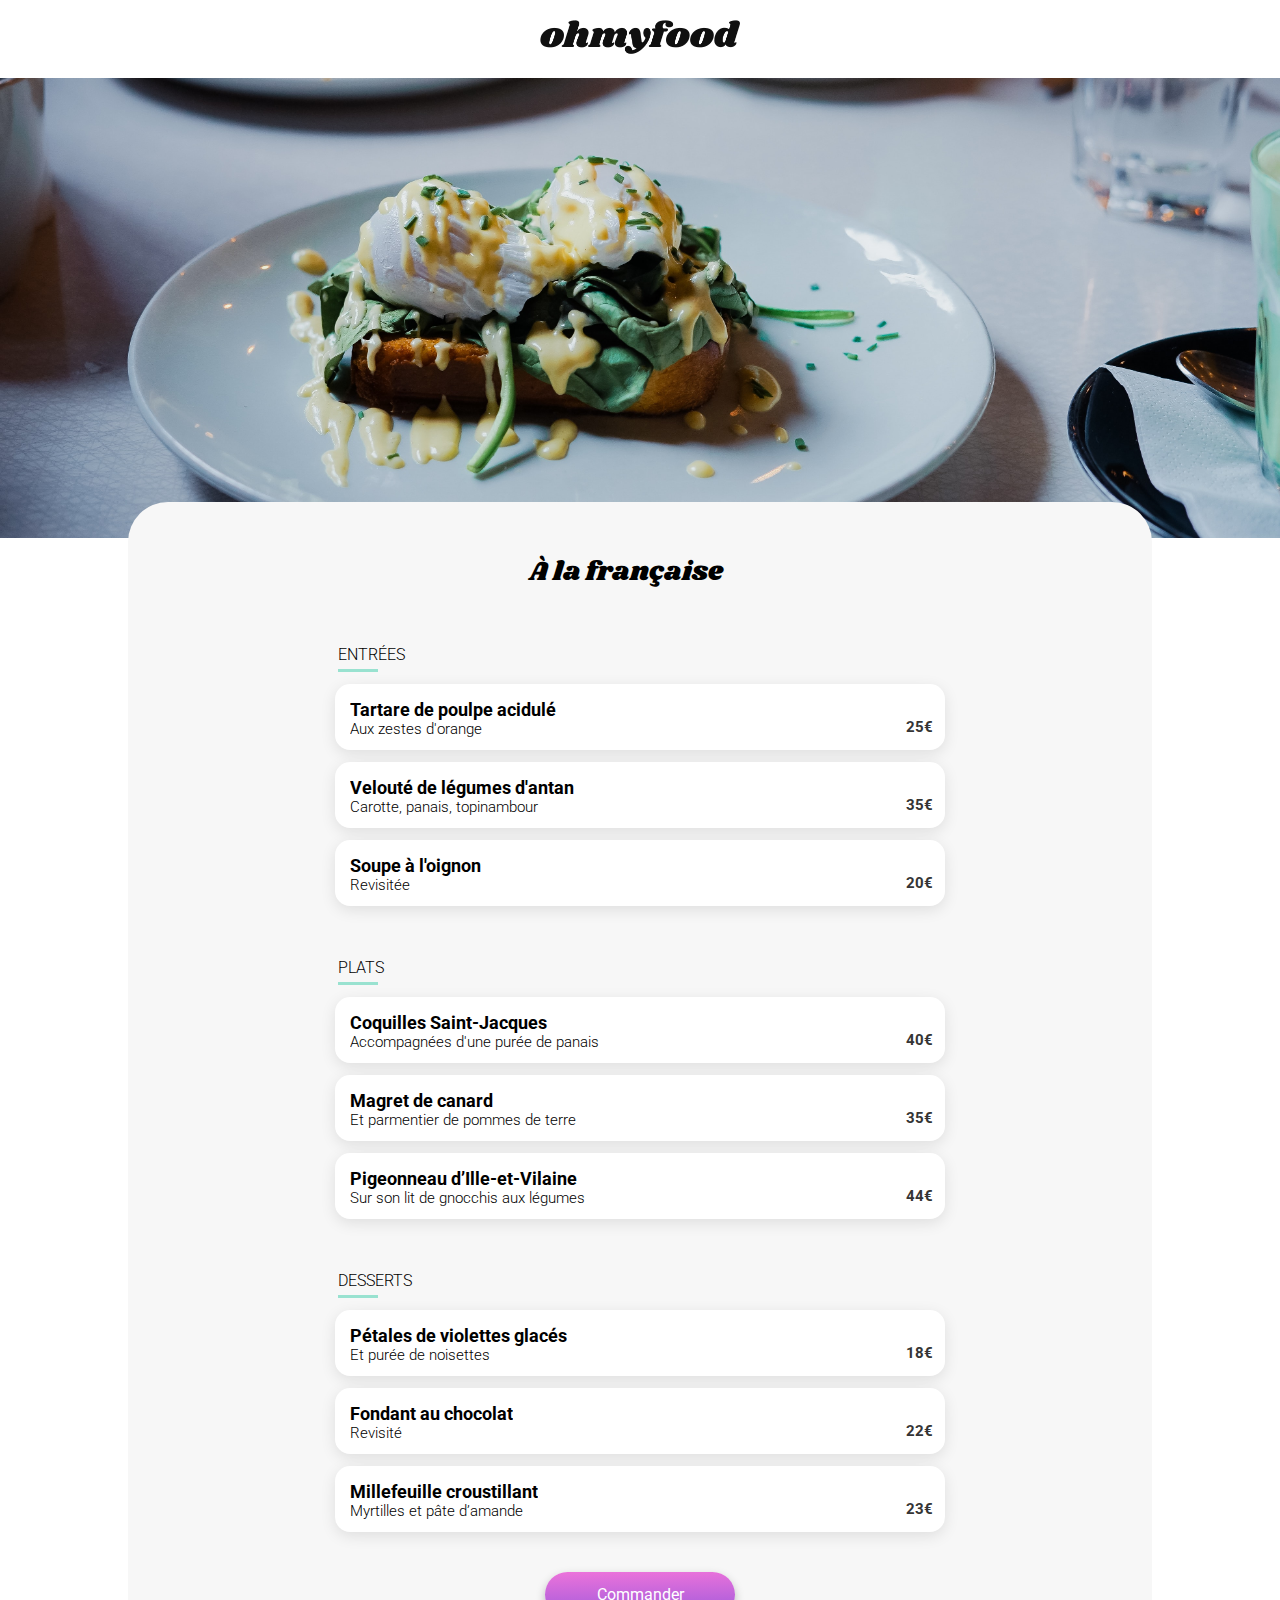
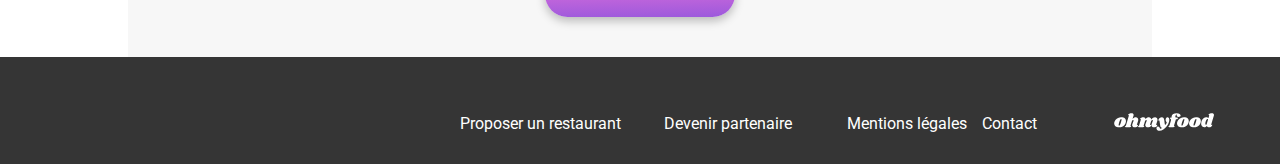
<file: restaurant_page/A_la_française.html>
<!DOCTYPE html>
<html lang="fr">
<head>
    <meta charset="UTF-8">
    <meta http-equiv="X-UA-Compatible" content="IE=edge">
    <meta name="viewport" content="width=device-width, initial-scale=1.0">
    <link rel="stylesheet" href="./../css/restaurants.css">
    <link rel="stylesheet" href="https://cdnjs.cloudflare.com/ajax/libs/font-awesome/6.2.1/css/all.min.css"
        integrity="sha512-MV7K8+y+gLIBoVD59lQIYicR65iaqukzvf/nwasF0nqhPay5w/9lJmVM2hMDcnK1OnMGCdVK+iQrJ7lzPJQd1w=="
        crossorigin="anonymous" referrerpolicy="no-referrer">
    <link rel="preconnect" href="https://fonts.googleapis.com">
    <link rel="preconnect" href="https://fonts.gstatic.com" crossorigin>
    <link href="https://fonts.googleapis.com/css2?family=Roboto&family=Shrikhand&display=swap" rel="stylesheet">
    <title>ohmyfood | À la française</title>
</head>
    <body>
        <div class="main__container">
             <header> 
                <div class="arrow">
                    <a href="./../index.html"><i class="fa-solid fa-arrow-left arrow__icon"></i></a>

                </div>
                <div class="logo">
                    <img src="./../images/Logo/ohmyfood.png" class="logo__img" alt="logo de la marque ohmyfood">
                </div>
            </header>
            <main>
                <div class="restaurant">
                    <img src="./../images/restaurants/toa-heftiba-DQKerTsQwi0-unsplash.jpg" class="restaurant__img restaurant__positionnement--70" alt="photo plat du restaurant La palette du goût">
                </div>
            
                <div class="all">
                    <div class="all__card">
                        <div class="all__title">
                            <h1 class="all__h1">À la française</h1>
                                <i class="fa-regular fa-heart all__icon--empty"></i>
                                <i class="fa-solid fa-heart all__icon--full"></i> 
                        </div> 
                        
                        <!-- ENTREE DU MENU-->
                        <div class="menu">
                            <div class="menu__entry">
                                <h2 class="menu__h2 menu__h2--underbar">Entrées</h2>
                                <div class="menu__content">
                                    <div class="menu__txt">
                                        <h3 class="menu__h3">Tartare de poulpe acidulé</h3>
                                        <p class="menu__paragraph">Aux zestes d'orange</p>
                                    </div>
                                        <span class="menu__price">25€</span>     
                                </div>
                            
                                <div class="menu__content">
                                    <div class="menu__txt">
                                        <h3 class="menu__h3">Velouté de légumes d'antan</h3>
                                        <p class="menu__paragraph">Carotte, panais, topinambour</p>
                                    </div>                                        
                                        <span class="menu__price">35€</span>        
                                </div>

                                <div class="menu__content menu__margin--btm">
                                    <div class="menu__txt">
                                        <h3 class="menu__h3">Soupe à l'oignon</h3>
                                        <p class="menu__paragraph">Revisitée</p>
                                    </div>
                                        <span class="menu__price">20€</span>
                                </div>
                            </div>
                        </div>

                            <!-- PLATS DU MENU-->
                            
                            <div class="menu">
                                <div class="menu__dish">
                                    <h2 class="menu__h2 menu__h2--underbar">Plats</h2>
                                        <div class="menu__content">
                                            <div class="menu__txt">
                                                <h3 class="menu__h3">Coquilles Saint-Jacques</h3>
                                                <p class="menu__paragraph">Accompagnées d'une purée de panais</p>
                                            </div>
                                                <span class="menu__price">40€</span>                                           
                                        </div>

                                    <div class="menu__content">
                                        <div class="menu__txt">
                                            <h3 class="menu__h3">Magret de canard</h3>
                                            <p class="menu__paragraph">Et parmentier de pommes de terre</p>
                                        </div>
                                            <span class="menu__price">35€</span>                                       
                                    </div>

                                    <div class="menu__content menu__margin--btm">
                                        <div class="menu__txt">
                                            <h3 class="menu__h3">Pigeonneau d’Ille-et-Vilaine</h3>
                                            <p class="menu__paragraph">Sur son lit de gnocchis aux légumes</p>
                                        </div>                                       
                                            <span class="menu__price">44€</span>
                                    </div>
                                </div>
                            </div>
                                <!-- DESSERTS DU MENU-->
                                <div class="menu">
                                    <div class="menu__dessert">
                                        <h2 class="menu__h2 menu__h2--underbar">Desserts</h2>
                                    <div class="menu__content">
                                        <div class="menu__txt">
                                            <h3 class="menu__h3">Pétales de violettes glacés</h3>
                                            <p class="menu__paragraph">Et purée de noisettes</p>
                                        </div>                                       
                                            <span class="menu__price">18€</span>                                       
                                    </div>

                                        <div class="menu__content">
                                            <div class="menu__txt">
                                                <h3 class="menu__h3">Fondant au chocolat</h3>
                                                <p class="menu__paragraph">Revisité</p>
                                            </div>                                           
                                                <span class="menu__price">22€</span>                                           
                                        </div>

                                    <div class="menu__content menu__margin--btm">
                                        <div class="menu__txt">
                                            <h3 class="menu__h3">Millefeuille croustillant</h3>
                                            <p class="menu__paragraph">Myrtilles et pâte d’amande</p>
                                        </div>                                       
                                            <span class="menu__price">23€</span>                                       
                                    </div> 

                                    <div class="btn">
                                        <div class="btn__order">
                                            <span>Commander</span>
                                        </div>
                                    </div>
                                </div>
                            </div>
                        </div>
                </div>
            </main>
            
            <footer>
                <div class="contact">
                    <img src="../images/Logo/ohmyfood.svg" class="contact__logo" alt="logo de la marque ohmyfood au niveau du footer du site">
                        
                        <div class="contact__link">
                            <ul class="contact__ul">
                                <li><i class="fa-solid fa-utensils contact__icon"></i><a href="#">Proposer un restaurant</a></li>
                                <li><i class="fa-solid fa-handshake-angle contact__icon"></i><a href="#">Devenir partenaire</a></li>
                                <li><a href="#" class="contact__link__a--">Mentions légales</a></li>
                                <li><a href="mailto:ohmyfood@gmail.com">Contact </a></li>
                            </ul>
                        </div>
                    </div>
            </footer>
        </div>
    </body>
</html>
</file>
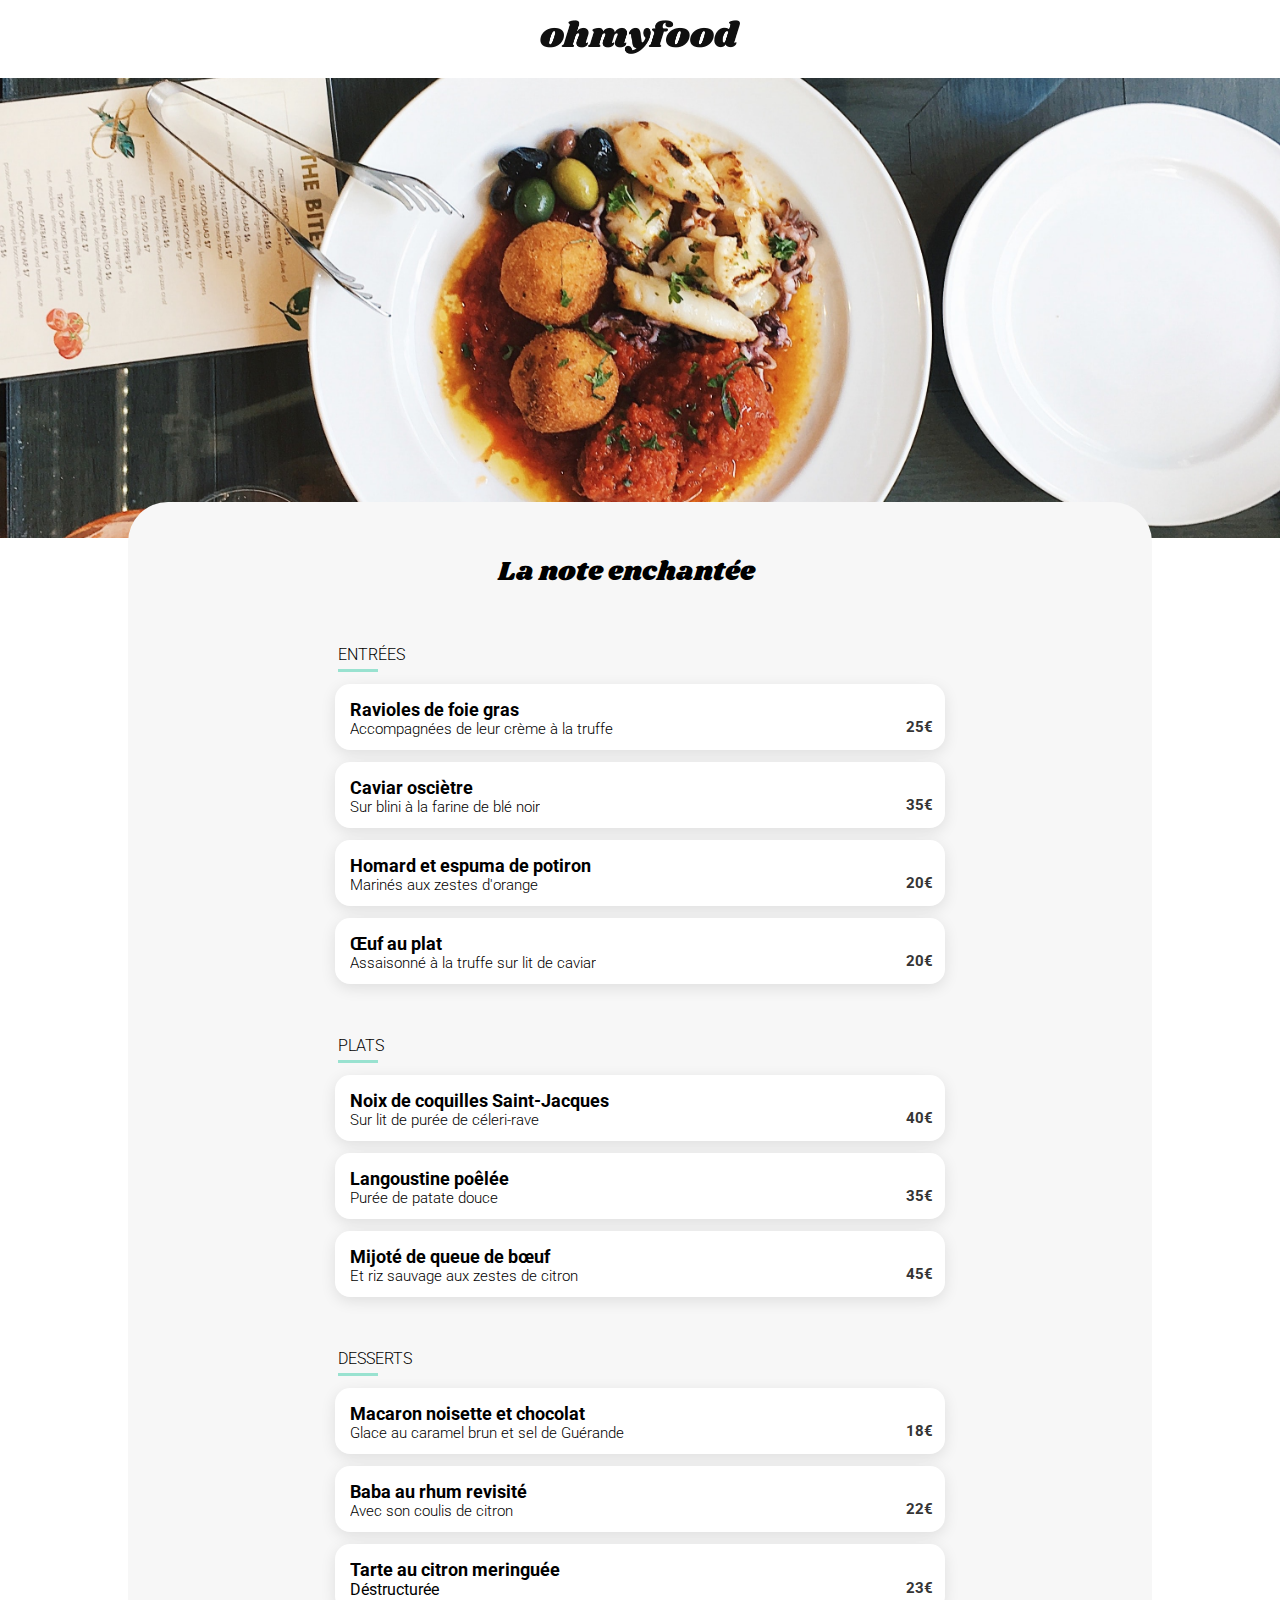
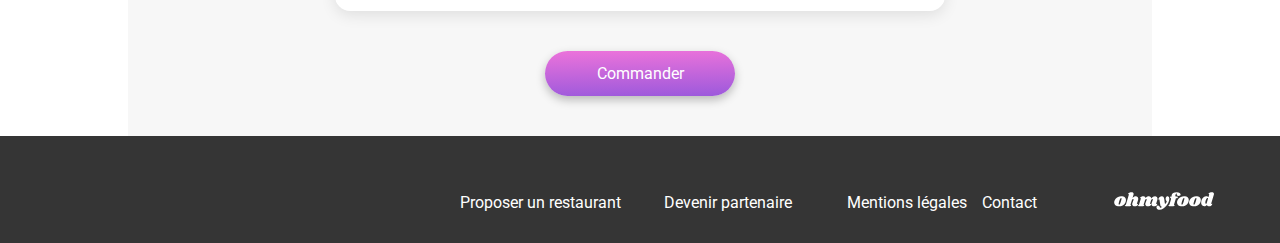
<file: restaurant_page/La_note_enchantée.html>
<!DOCTYPE html>
<html lang="fr">
<head>
    <meta charset="UTF-8">
    <meta http-equiv="X-UA-Compatible" content="IE=edge">
    <meta name="viewport" content="width=device-width, initial-scale=1.0">
    <link rel="stylesheet" href="./../css/restaurants.css">
    <link rel="stylesheet" href="https://cdnjs.cloudflare.com/ajax/libs/font-awesome/6.2.1/css/all.min.css"
        integrity="sha512-MV7K8+y+gLIBoVD59lQIYicR65iaqukzvf/nwasF0nqhPay5w/9lJmVM2hMDcnK1OnMGCdVK+iQrJ7lzPJQd1w=="
        crossorigin="anonymous" referrerpolicy="no-referrer">
    <link rel="preconnect" href="https://fonts.googleapis.com">
    <link rel="preconnect" href="https://fonts.gstatic.com" crossorigin>
    <link href="https://fonts.googleapis.com/css2?family=Roboto&family=Shrikhand&display=swap" rel="stylesheet">
    <title>ohmyfood | La note enchantée</title>
</head>
    <body>
        <div class="main__container">
            <header> 
                <div class="arrow">
                    <a href="./../index.html"><i class="fa-solid fa-arrow-left arrow__icon"></i></a>
                </div>

                <div class="logo">
                    <img src="./../images/Logo/ohmyfood.png" class="logo__img" alt="logo de la marque ohmyfood">
                </div>
            </header>
            
            <main>
                <div class="restaurant">
                    <img src="./../images/restaurants/stil-u2Lp8tXIcjw-unsplash.jpg" class="restaurant__img restaurant__positionnement--57" alt="photo plat du restaurant La palette du goût">
                </div>
            
                <div class="all">
                    <div class="all__card">
                        <div class="all__title">
                            <h1 class="all__h1">La note enchantée</h1>
                                <i class="fa-regular fa-heart all__icon--empty"></i>
                                <i class="fa-solid fa-heart all__icon--full"></i>
                        </div> 
                        
                        <!-- ENTREE DU MENU-->
                        <div class="menu">
                            <div class="menu__entry">
                                    <h2 class="menu__h2 menu__h2--underbar">Entrées</h2>
                                <div class="menu__content">
                                    <div class="menu__txt">
                                        <h3 class="menu__h3">Ravioles de foie gras</h3>
                                        <p class="menu__paragraph">Accompagnées de leur crème à la truffe</p>
                                    </div>
                                            <span class="menu__price">25€</span>                                       
                                </div>
                            
                                <div class="menu__content">
                                    <div class="menu__txt">
                                        <h3 class="menu__h3">Caviar osciètre</h3>
                                        <p class="menu__paragraph">Sur blini à la farine de blé noir</p>
                                    </div>                                
                                        <span class="menu__price">35€</span>                                   
                                </div>
                                
                                <div class="menu__content">
                                    <div class="menu__txt">
                                        <h3 class="menu__h3">Homard et espuma de potiron</h3>
                                        <p class="menu__paragraph">Marinés aux zestes d'orange</p>
                                    </div>                                   
                                        <span class="menu__price">20€</span>                                  
                                </div>

                                <div class="menu__content menu__margin--btm">
                                    <div class="menu__txt">
                                        <h3 class="menu__h3">Œuf au plat</h3>
                                        <p class="menu__paragraph">Assaisonné à la truffe sur lit de caviar</p>
                                    </div>                                    
                                        <span class="menu__price">20€</span>                                   
                                </div>
                            </div>
                        </div>

                            <!-- PLATS DU MENU-->
                            <div class="menu">
                                <div class="menu__dish">
                                    <h2 class="menu__h2 menu__h2--underbar">Plats</h2>
                                    <div class="menu__content">
                                        <div class="menu__txt">
                                            <h3 class="menu__h3">Noix de coquilles Saint-Jacques</h3>
                                            <p class="menu__paragraph">Sur lit de purée de céleri-rave</p>
                                        </div>                                       
                                            <span class="menu__price">40€</span>                                       
                                    </div>
                                    
                                    <div class="menu__content">
                                        <div class="menu__txt">
                                            <h3 class="menu__h3">Langoustine poêlée</h3>
                                            <p class="menu__paragraph">Purée de patate douce</p>
                                        </div>                                          
                                            <span class="menu__price">35€</span>                                           
                                    </div>

                                    <div class="menu__content menu__margin--btm">
                                        <div class="menu__txt">
                                            <h3 class="menu__h3">Mijoté de queue de bœuf</h3>
                                            <p class="menu__paragraph">Et riz sauvage aux zestes de citron</p>
                                        </div>                                      
                                            <span class="menu__price">45€</span>                                        
                                    </div>
                                </div>
                            </div>

                            <!-- DESSERTS DU MENU-->
                        <div class="menu">
                            <div class="menu__dessert">
                                    <h2 class="menu__h2 menu__h2--underbar">Desserts</h2>
                                <div class="menu__content">
                                    <div class="menu__txt">
                                        <h3 class="menu__h3">Macaron noisette et chocolat</h3>
                                        <p class="menu__paragraph">Glace au caramel brun et sel de Guérande</p>
                                    </div>                                    
                                        <span class="menu__price">18€</span>                                  
                                </div>

                                <div class="menu__content">
                                    <div class="menu__txt">
                                        <h3 class="menu__h3">Baba au rhum revisité</h3>
                                        <p class="menu__paragraph">Avec son coulis de citron</p>
                                    </div>                                   
                                        <span class="menu__price">22€</span>                                    
                                </div>

                                <div class="menu__content menu__margin--btm">
                                    <div class="menu__txt">
                                        <h3 class="menu__h3">Tarte au citron meringuée </h3>
                                        <p>Déstructurée</p>
                                    </div>                                   
                                        <span class="menu__price">23€</span>                                   
                                </div>
                            </div>
                        </div>
                        
                            
                            <div class="btn">
                                <div class="btn__order">
                                    <span>Commander</span>
                                </div>
                            </div>
                    </div>
                </div>

            </main>
            <footer>
                <div class="contact">
                    <img src="./../images/Logo/ohmyfood.svg" class="contact__logo" alt="logo de la marque ohmyfood au niveau du footer du site">
                    
                    <div class="contact__link">
                        <ul class="contact__ul">
                            <li><i class="fa-solid fa-utensils contact__icon"></i><a href="#">Proposer un restaurant</a></li>
                            <li><i class="fa-solid fa-handshake-angle contact__icon"></i><a href="#">Devenir partenaire</a></li>
                            <li><a href="#" class="contact__link__a--">Mentions légales</a></li>
                            <li><a href="mailto:ohmyfood@gmail.com">Contact </a></li>
                        </ul>
                    </div>
                </div>
            </footer>
        </div>
    </body>
</html>
</file>
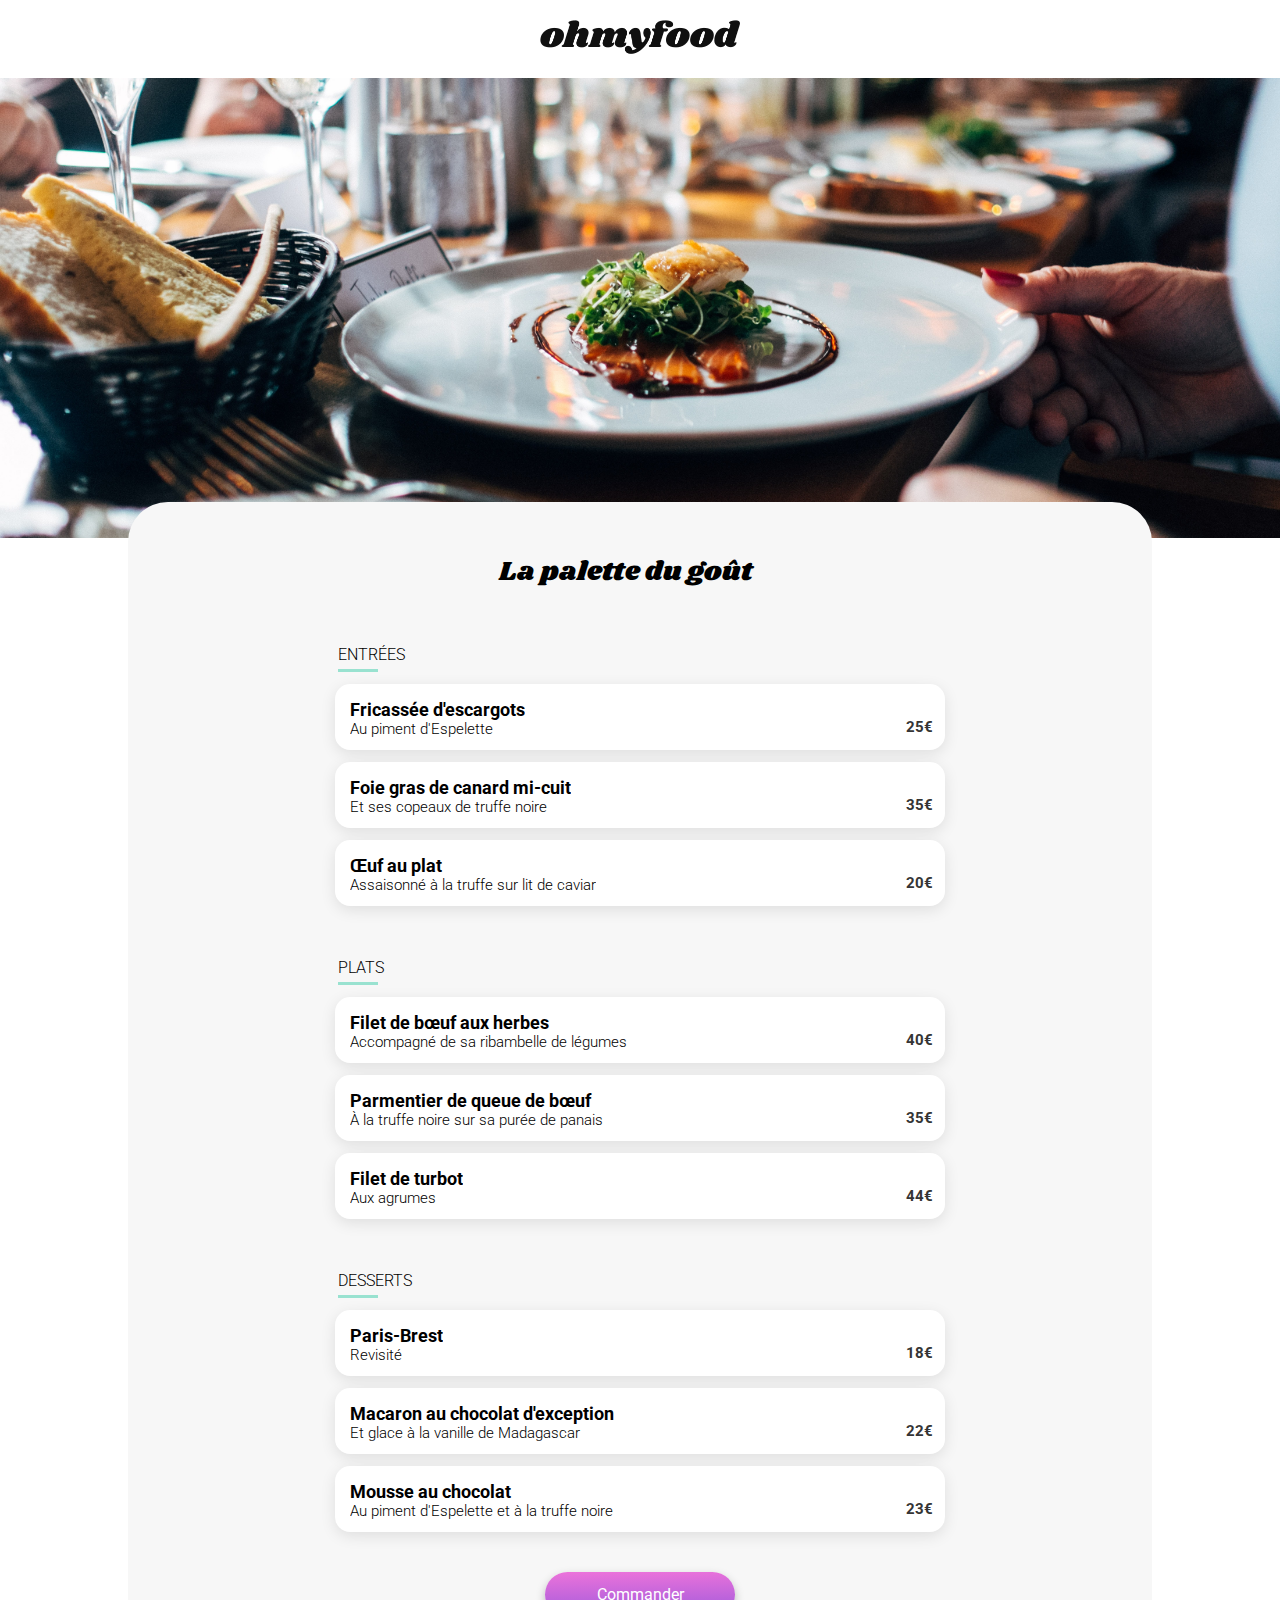
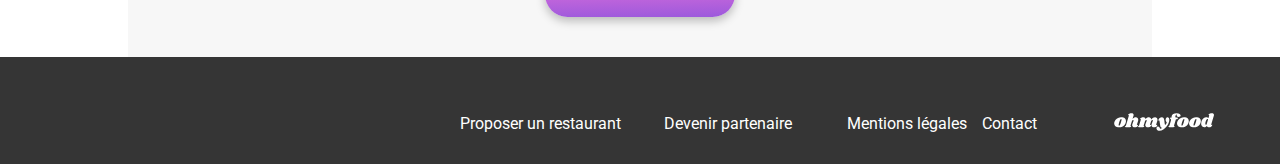
<file: restaurant_page/La_palette_du_gout.html>
<!DOCTYPE html>
<html lang="fr">
<head>
    <meta charset="UTF-8">
    <meta http-equiv="X-UA-Compatible" content="IE=edge">
    <meta name="viewport" content="width=device-width, initial-scale=1.0">
    <link rel="stylesheet" href="./../css/restaurants.css">
    <link rel="stylesheet" href="https://cdnjs.cloudflare.com/ajax/libs/font-awesome/6.2.1/css/all.min.css"
        integrity="sha512-MV7K8+y+gLIBoVD59lQIYicR65iaqukzvf/nwasF0nqhPay5w/9lJmVM2hMDcnK1OnMGCdVK+iQrJ7lzPJQd1w=="
        crossorigin="anonymous" referrerpolicy="no-referrer">
    <link rel="preconnect" href="https://fonts.googleapis.com">
    <link rel="preconnect" href="https://fonts.gstatic.com" crossorigin>
    <link href="https://fonts.googleapis.com/css2?family=Roboto&family=Shrikhand&display=swap" rel="stylesheet">
    <title>ohmyfood | La palette du goût</title>
</head>
    <body>
        <div class="main__container">
            <header> 
                <div class="arrow">
                    <a href="./../index.html"><i class="fa-solid fa-arrow-left arrow__icon"></i></a>

                </div>
                <div class="logo">
                    <img src="./../images/Logo/ohmyfood.png" class="logo__img" alt="logo de la marque ohmyfood">
                </div>
            </header>
                
            <main>
                <div class="restaurant">
                    <img src="./../images/restaurants/jay-wennington-N_Y88TWmGwA-unsplash.jpg" class="restaurant__img restaurant__positionnement--57" alt="photo plat du restaurant La palette du goût">
                </div>
                    
                <div class="all">
                    <div class="all__card">
                                <div class="all__title">
                                    <h1 class="all__h1">La palette du goût</h1>
                                        <i class="fa-regular fa-heart all__icon--empty"></i>
                                        <i class="fa-solid fa-heart all__icon--full"></i>
                                </div> 
                            
                                <!-- ENTREE DU MENU-->
                                
                                <div class="menu">
                                    <div class="menu__entry">
                                        <h2 class="menu__h2 menu__h2--underbar">Entrées</h2>    
                                            <div class="menu__content">
                                                <div class="menu__txt">
                                                    <h3 class="menu__h3">Fricassée d'escargots</h3>
                                                    <p class="menu__paragraph">Au piment d'Espelette </p>
                                                </div>                                              
                                                    <span class="menu__price">25€</span>                                              
                                            </div>
                                    
                                        <div class="menu__content">
                                            <div class="menu__txt">
                                                <h3 class="menu__h3">Foie gras de canard mi-cuit</h3>
                                                <p class="menu__paragraph">Et ses copeaux de truffe noire</p>
                                            </div>
                                                <span class="menu__price">35€</span>
                                        </div>
                                    
                                        <div class="menu__content menu__margin--btm">
                                            <div class="menu__txt">
                                                <h3 class="menu__h3">Œuf au plat</h3>
                                                <p class="menu__paragraph">Assaisonné à la truffe sur lit de caviar</p>
                                            </div>
                                                <span class="menu__price">20€</span>
                                        </div>
                                    </div>
                                </div>
                                
                                    <!-- PLATS DU MENU-->

                                <div class="menu">
                                    <div class="menu__dish">
                                        <h2 class="menu__h2 menu__h2--underbar">Plats</h2>
                                        <div class="menu__content">
                                            <div class="menu__txt">
                                                <h3 class="menu__h3">Filet de bœuf aux herbes</h3>
                                                <p class="menu__paragraph">Accompagné de sa ribambelle de légumes</p>
                                            </div>                                           
                                                <span class="menu__price">40€</span>
                                        </div>
                                        
                                        <div class="menu__content">
                                            <div class="menu__txt">
                                                <h3 class="menu__h3">Parmentier de queue de bœuf</h3>
                                                <p class="menu__paragraph">À la truffe noire sur sa purée de panais</p>
                                            </div>
                                                <span class="menu__price">35€</span>
                                        </div>

                                        <div class="menu__content menu__margin--btm">
                                            <div class="menu__txt">
                                                <h3 class="menu__h3">Filet de turbot</h3>
                                                <p class="menu__paragraph">Aux agrumes</p>
                                            </div>
                                            <!-- <div class="menu__info"> -->
                                                <span class="menu__price">44€</span>
                                            <!-- </div> -->
                                        </div>
                                    </div>
                                </div>

                                <!-- DESSERTS DU MENU-->

                                <div class="menu">
                                    <div class="menu__dessert">
                                        <h2 class="menu__h2 menu__h2--underbar">Desserts</h2>
                                        <div class="menu__content">
                                            <div class="menu__txt">
                                                <h3 class="menu__h3">Paris-Brest</h3>
                                                <p class="menu__paragraph">Revisité</p>
                                            </div>
                                                <span class="menu__price">18€</span>
                                        </div>

                                        <div class="menu__content">
                                            <div class="menu__txt">
                                                <h3 class="menu__h3">Macaron au chocolat d'exception </h3>
                                                <p class="menu__paragraph">Et glace à la vanille de Madagascar</p>
                                            </div>
                                                <span class="menu__price">22€</span>
                                        </div>
                                    
                                        <div class="menu__content menu__margin--btm">
                                            <div class="menu__txt">
                                                <h3 class="menu__h3">Mousse au chocolat</h3>
                                                <p class="menu__paragraph">Au piment d'Espelette et à la truffe noire</p>
                                            </div>
                                                <span class="menu__price">23€</span>
                                        </div>
                                    </div>
                                </div>
                                
                                <div class="btn">
                                    <div class="btn__order">
                                        <span>Commander</span>
                                    </div>
                                </div>
                        
                    </div>
                </div>
            </main>

            <footer>
                    <div class="contact">
                        <img src="./../images/Logo/ohmyfood.svg" class="contact__logo" alt="logo de la marque ohmyfood au niveau du footer du site">
                        
                        <div class="contact__link">
                            <ul class="contact__ul">
                                <li><i class="fa-solid fa-utensils contact__icon"></i><a href="#">Proposer un restaurant</a></li>
                                <li><i class="fa-solid fa-handshake-angle contact__icon"></i><a href="#">Devenir partenaire</a></li>
                                <li><a href="#" class="contact__link__a--">Mentions légales</a></li>
                                <li><a href="mailto:ohmyfood@gmail.com">Contact </a></li>
                            </ul>
                        </div>
                    </div>
            </footer>
        </div>
    </body>
</html>
</file>
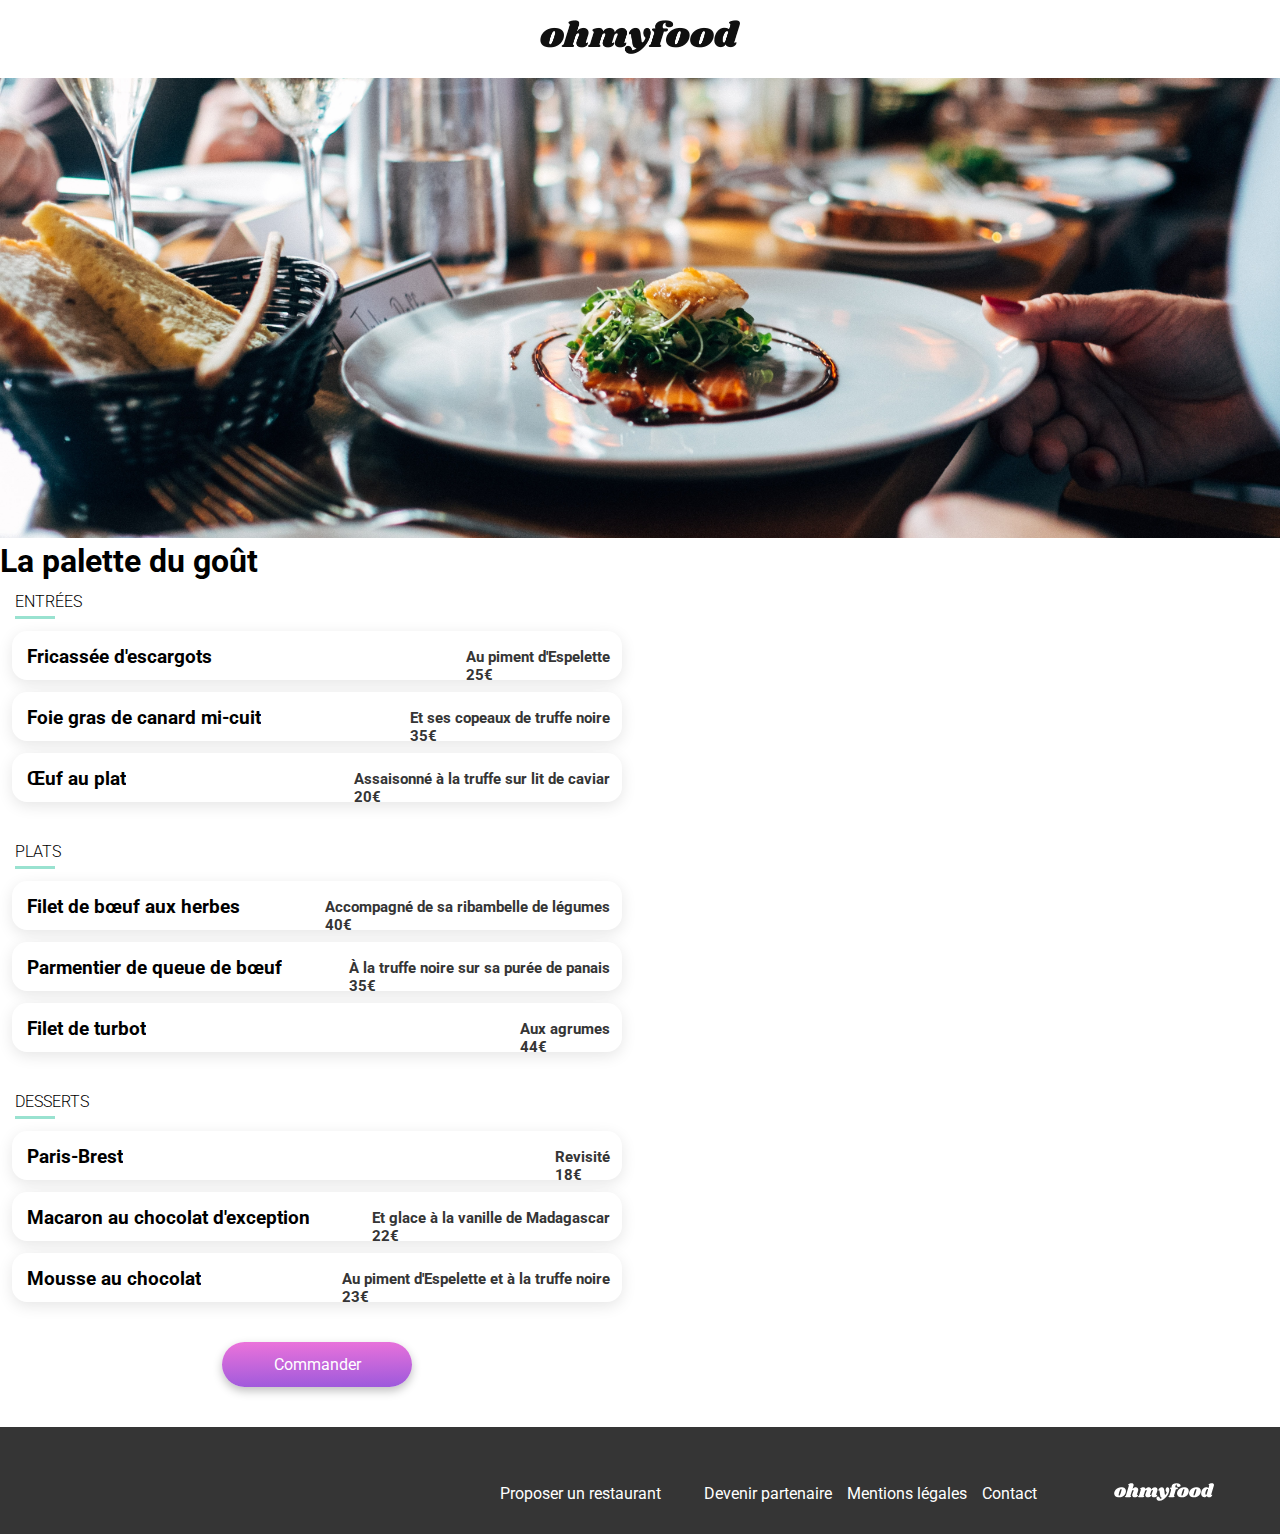
<file: restaurant_page/La_palette_du_goût.html>
<!DOCTYPE html>
<html lang="fr">
<head>
    <meta charset="UTF-8">
    <meta http-equiv="X-UA-Compatible" content="IE=edge">
    <meta name="viewport" content="width=device-width, initial-scale=1.0">
    <link rel="stylesheet" href="/css/restaurants.css">
    <link rel="stylesheet" href="https://cdnjs.cloudflare.com/ajax/libs/font-awesome/6.2.1/css/all.min.css"
        integrity="sha512-MV7K8+y+gLIBoVD59lQIYicR65iaqukzvf/nwasF0nqhPay5w/9lJmVM2hMDcnK1OnMGCdVK+iQrJ7lzPJQd1w=="
        crossorigin="anonymous" referrerpolicy="no-referrer">
    <link rel="preconnect" href="https://fonts.googleapis.com">
    <link rel="preconnect" href="https://fonts.gstatic.com" crossorigin>
    <link href="https://fonts.googleapis.com/css2?family=Roboto&family=Shrikhand&display=swap" rel="stylesheet">
    <title>ohmyfood</title>
</head>
    <body>
        <div class="main__container">
             <header> 
                <div class="arrow">
                    <i class="fa-solid fa-arrow-right fa-rotate-180 arrow__icon" style="color: #353535;"></i>

                </div>
                <div class="logo">
                    <img src="/images/Logo/ohmyfood.png" class="logo__img" alt="logo de la marque ohmyfood">
                </div>
            <main>
                <div class="restaurant">
                    <img src="/images/restaurants/jay-wennington-N_Y88TWmGwA-unsplash.jpg" class="restaurant__img" alt="photo plat du restaurant La palette du goût">
                </div>
                    
                <div class="card">
                        <h1 class="card__h1">La palette du goût</h1>
                        <i class="fa-regular fa-heart card__icon"></i>
                        <!-- ENTREE DU MENU-->
                        <div class="menu">
                            <h2 class="menu__h2 menu__h2--underbar">Entrées</h2>
                            <span></span>
                            <div class="menu__content">
                                <div class="menu__txt">
                                    <h3>Fricassée d'escargots</h3>
                                </div>
                                    <div class="menu__price">
                                        <p>Au piment d'Espelette </p>
                                        <span>25€</span>
                                    </div>
                            </div>
                            
                            <div class="menu__content">
                                <div class="menu__txt">
                                    <h3>Foie gras de canard mi-cuit</h3>
                                </div>
                                    <div class="menu__price">
                                        <p>Et ses copeaux de truffe noire</p>
                                        <span>35€</span>
                                    </div>
                            </div>
                            
                            <div class="menu__content menu__margin--btm">
                                <div class="menu__txt">
                                    <h3>Œuf au plat</h3>
                                </div>
                                    <div class="menu__price">
                                        <p>Assaisonné à la truffe sur lit de caviar</p>
                                        <span>20€</span>
                                    </div>
                            </div>

                            <!-- PLATS DU MENU-->
                        <div class="menu">
                            <h2 class="menu__h2 menu__h2--underbar">Plats</h2>
                            <div class="menu__content">
                                <div class="menu__txt">
                                    <h3>Filet de bœuf aux herbes</h3>
                                </div>
                                    <div class="menu__price">
                                        <p>Accompagné de sa ribambelle de légumes</p>
                                        <span>40€</span>
                                    </div>
                            </div>

                            <div class="menu__content">
                                <div class="menu__txt">
                                    <h3>Parmentier de queue de bœuf</h3>
                                </div>
                                    <div class="menu__price">
                                        <p>À la truffe noire sur sa purée de panais</p>
                                        <span>35€</span>
                                    </div>
                            </div>

                            <div class="menu__content menu__margin--btm">
                                <div class="menu__txt">
                                    <h3>Filet de turbot</h3>
                                </div>
                                    <div class="menu__price">
                                        <p>Aux agrumes</p>
                                        <span>44€</span>
                                    </div>
                            </div>

                            <!-- DESSERTS DU MENU-->
                        <div class="menu">
                            <h2 class="menu__h2 menu__h2--underbar">Desserts</h2>
                            <div class="menu__content">
                                <div class="menu__txt">
                                    <h3>Paris-Brest</h3>
                                </div>
                                    <div class="menu__price">
                                        <p>Revisité</p>
                                        <span>18€</span>
                                    </div>
                            </div>

                            <div class="menu__content">
                                <div class="menu__txt">
                                    <h3>Macaron au chocolat d'exception </h3>
                                </div>
                                    <div class="menu__price">
                                        <p>Et glace à la vanille de Madagascar</p>
                                        <span>22€</span>
                                    </div>
                            </div>

                            <div class="menu__content menu__margin--btm">
                                <div class="menu__txt">
                                    <h3>Mousse au chocolat</h3>
                                </div>
                                    <div class="menu__price">
                                        <p>Au piment d'Espelette et à la truffe noire</p>
                                        <span>23€</span>
                                    </div>
                            </div>
                            
                            <div class="btn">
                                <div class="btn__order">
                                    <span>Commander</span>
                                </div>
                            </div>
                

            </main>

            <footer>
                <div class="contact">
                    <img src="/images/Logo/ohmyfood.svg" class="contact__logo" alt="logo de la marque ohmyfood au niveau du footer du site">
                    
                    <div class="contact__link">
                        <ul class="contact__ul">
                            <li><i class="fa-solid fa-utensils contact__icon" style="color: #ffffff;"></i><a href="#">Proposer un restaurant</a></li>
                            <li><i class="fa-solid fa-handshake-angle contact__icon" style="color: #ffffff;"></i><a href="#">Devenir partenaire</a></li>
                            <li><a href="#">Mentions légales</a></li>
                            <li><a href="#">Contact </a></li>
                        </ul>
                    </div>
                </div>
            
            </footer>
    </div>
</body>
</html>
</file>
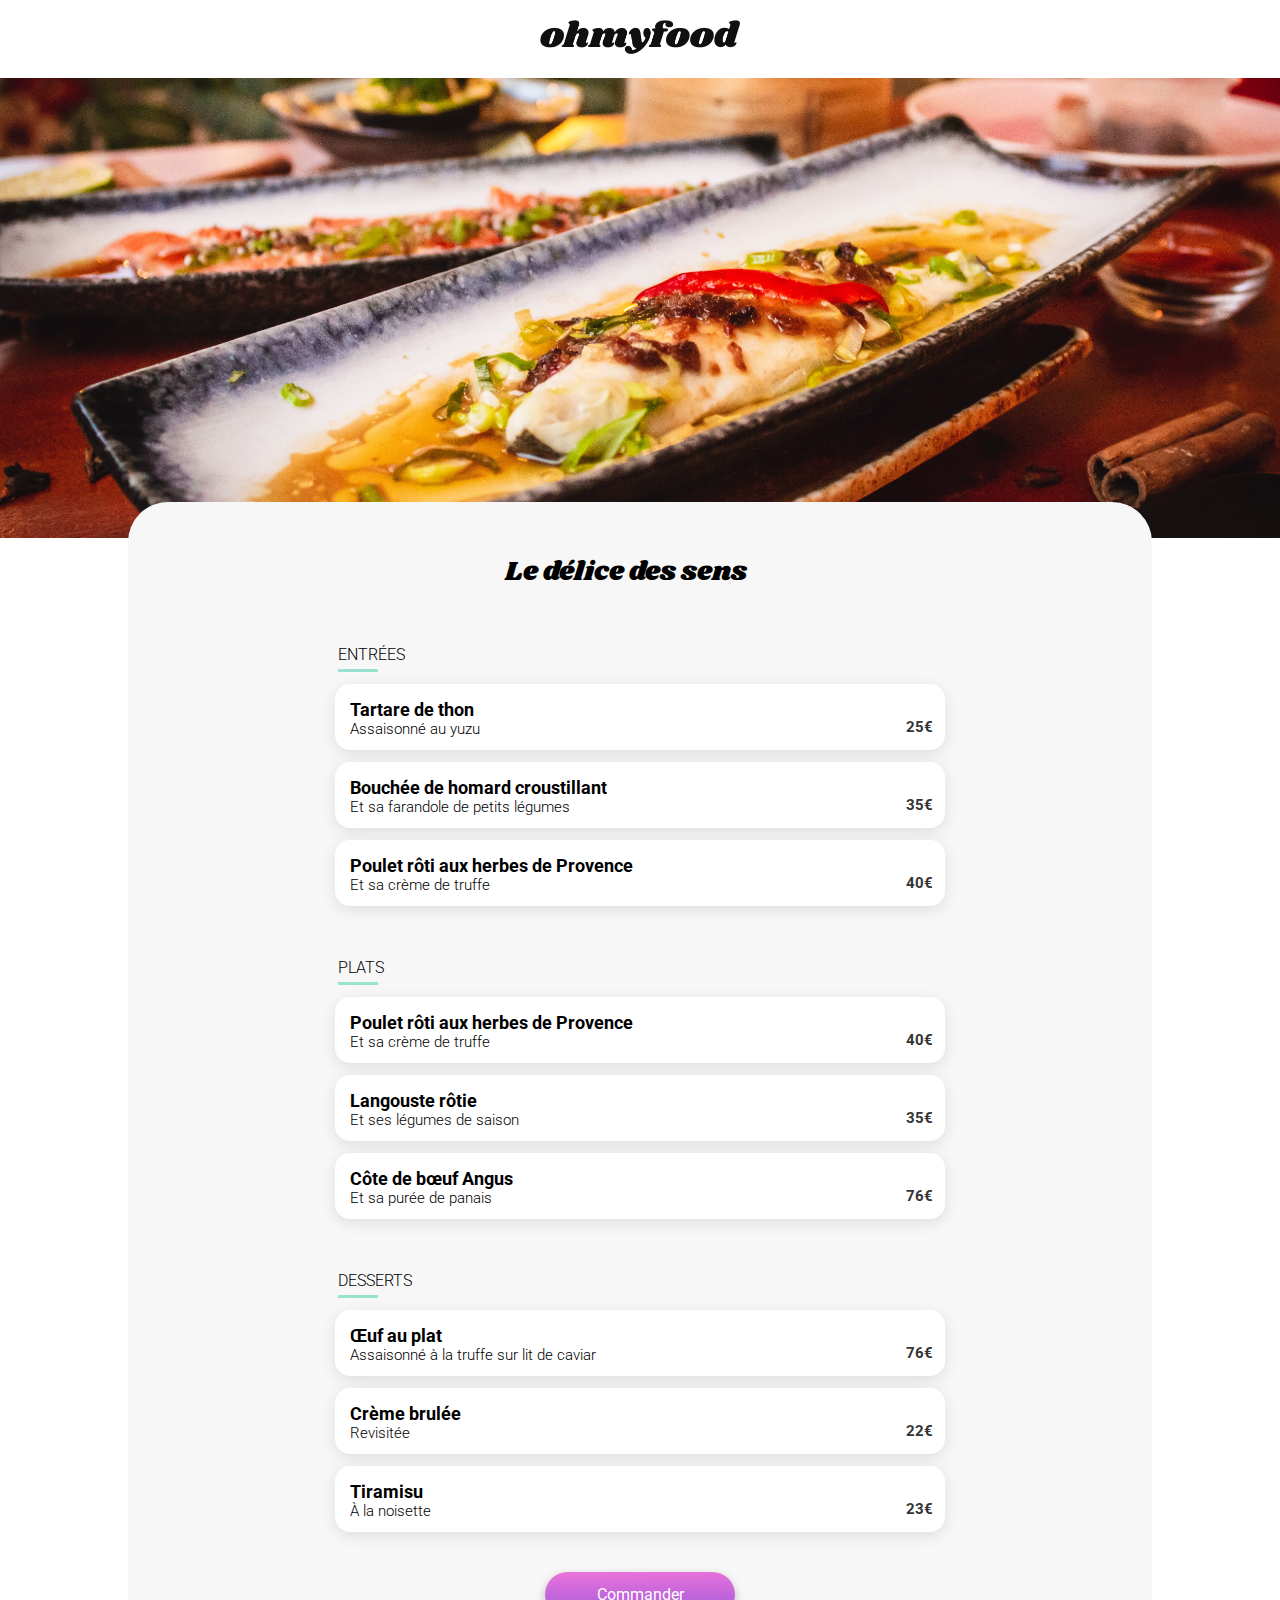
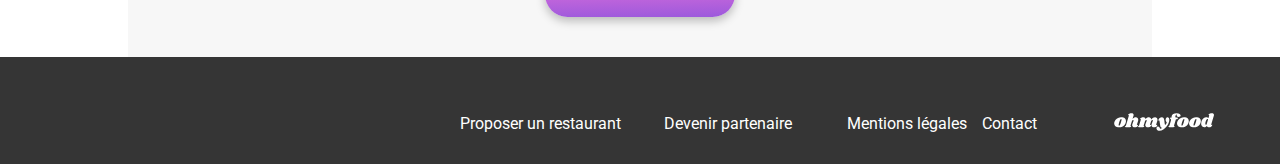
<file: restaurant_page/Le_délice_des_sens.html>
<!DOCTYPE html>
<html lang="fr">
<head>
        <meta charset="UTF-8">
        <meta http-equiv="X-UA-Compatible" content="IE=edge">
        <meta name="viewport" content="width=device-width, initial-scale=1.0">
        <link rel="stylesheet" href="./../css/restaurants.css">
        <link rel="stylesheet" href="https://cdnjs.cloudflare.com/ajax/libs/font-awesome/6.2.1/css/all.min.css"
            integrity="sha512-MV7K8+y+gLIBoVD59lQIYicR65iaqukzvf/nwasF0nqhPay5w/9lJmVM2hMDcnK1OnMGCdVK+iQrJ7lzPJQd1w=="
            crossorigin="anonymous" referrerpolicy="no-referrer">
        <link rel="preconnect" href="https://fonts.googleapis.com">
        <link rel="preconnect" href="https://fonts.gstatic.com" crossorigin>
        <link href="https://fonts.googleapis.com/css2?family=Roboto&family=Shrikhand&display=swap" rel="stylesheet">
        <title>ohmyfood | Le délice des sens</title>
</head>
    <body>
        <div class="main__container">
            <header> 
                <div class="arrow">
                    <a href="./../index.html"><i class="fa-solid fa-arrow-left arrow__icon"></i></a>
                </div>

                <div class="logo">
                    <img src="./../images/Logo/ohmyfood.png" class="logo__img" alt="logo de la marque ohmyfood">
                </div>
            </header> 
        
            <main>
                <div class="restaurant">
                    <img src="./../images/restaurants/louis-hansel-shotsoflouis-qNBGVyOCY8Q-unsplash.jpg" class="restaurant__img restaurant__positionnement--70" alt="photo plat du restaurant La palette du goût">
                </div>
                    
                <div class="all">
                    <div class="all__card">
                        <div class="all__title">
                            <h1 class="all__h1">Le délice des sens</h1>
                                <i class="fa-regular fa-heart all__icon--empty"></i>
                                <i class="fa-solid fa-heart all__icon--full"></i>
                        </div> 
                                
                            <!-- ENTREE DU MENU-->

                            <div class="menu">
                                <div class="menu__entry">
                                    <h2 class="menu__h2 menu__h2--underbar">Entrées</h2>
                                    <div class="menu__content">
                                        <div class="menu__txt">
                                            <h3 class="menu__h3">Tartare de thon</h3>
                                            <p class="menu__paragraph">Assaisonné au yuzu</p>
                                        </div>                                      
                                            <span class="menu__price">25€</span>                                       
                                    </div>
                                    
                                    <div class="menu__content">
                                        <div class="menu__txt">
                                            <h3 class="menu__h3">Bouchée de homard croustillant </h3>
                                            <p class="menu__paragraph">Et sa farandole de petits légumes</p>
                                        </div>                                      
                                            <span class="menu__price">35€</span>                                       
                                    </div>
                                    
                                    <div class="menu__content menu__margin--btm">
                                        <div class="menu__txt">
                                            <h3 class="menu__h3">Poulet rôti aux herbes de Provence</h3>
                                            <p class="menu__paragraph">Et sa crème de truffe</p>
                                        </div>                                        
                                            <span class="menu__price">40€</span>                                      
                                    </div>
                                </div>
                            </div>

                            <!-- PLATS DU MENU-->

                            <div class="menu">
                                <div class="menu__dish">
                                    <h2 class="menu__h2 menu__h2--underbar">Plats</h2>
                                    <div class="menu__content">
                                        <div class="menu__txt">
                                            <h3 class="menu__h3">Poulet rôti aux herbes de Provence</h3>
                                            <p class="menu__paragraph">Et sa crème de truffe</p>
                                        </div>                   
                                            <span class="menu__price">40€</span>                                       
                                    </div>

                                    <div class="menu__content">
                                        <div class="menu__txt">
                                            <h3 class="menu__h3">Langouste rôtie</h3>
                                            <p class="menu__paragraph">Et ses légumes de saison</p>
                                        </div>                                       
                                            <span class="menu__price">35€</span>                                      
                                    </div>

                                    <div class="menu__content menu__margin--btm">
                                        <div class="menu__txt">
                                            <h3 class="menu__h3">Côte de bœuf Angus</h3>
                                            <p class="menu__paragraph">Et sa purée de panais</p>
                                        </div>                                
                                            <span class="menu__price">76€</span>                                      
                                    </div>
                                </div>
                            </div>

                            <!-- DESSERTS DU MENU-->

                            <div class="menu">
                                <div class="menu__dessert">
                                    <h2 class="menu__h2 menu__h2--underbar">Desserts</h2>
                                    <div class="menu__content">
                                        <div class="menu__txt">
                                            <h3 class="menu__h3">Œuf au plat</h3>
                                            <p class="menu__paragraph">Assaisonné à la truffe sur lit de caviar</p>
                                        </div>                                      
                                            <span class="menu__price">76€</span>                                       
                                    </div>

                                    <div class="menu__content">
                                        <div class="menu__txt">
                                            <h3 class="menu__h3">Crème brulée</h3>
                                            <p class="menu__paragraph">Revisitée</p>
                                        </div>                                       
                                            <span class="menu__price">22€</span>                                       
                                    </div>

                                    <div class="menu__content menu__margin--btm">
                                        <div class="menu__txt">
                                            <h3 class="menu__h3">Tiramisu</h3>
                                            <p class="menu__paragraph">À la noisette</p>
                                        </div>                                       
                                            <span class="menu__price">23€</span>                                       
                                    </div>
                                </div>
                            </div>
                                    
                            <div class="btn">
                                <div class="btn__order">
                                    <span>Commander</span>
                                </div>
                            </div>                          
                    </div>
                </div>

            </main>

            <footer>
                    <div class="contact">
                        <img src="./../images/Logo/ohmyfood.svg" class="contact__logo" alt="logo de la marque ohmyfood au niveau du footer du site">
                            
                        <div class="contact__link">
                            <ul class="contact__ul">
                                <li><i class="fa-solid fa-utensils contact__icon"></i><a href="#">Proposer un restaurant</a></li>
                                <li><i class="fa-solid fa-handshake-angle contact__icon"></i><a href="#">Devenir partenaire</a></li>
                                <li><a href="#" class="contact__link__a--">Mentions légales</a></li>
                                <li><a href="mailto:ohmyfood@gmail.com">Contact </a></li>
                            </ul>
                        </div>
                    </div>       
            </footer>
        </div>
    </body>
</html>
</file>
<file: css/restaurants.css>
* {
  margin: 0;
  padding: 0;
  font-family: "Roboto", sans-serif;
}

.main__container {
  width: 100%;
  box-sizing: border-box;
}
.main__container__container {
  opacity: 1;
}

.arrow__icon {
  position: absolute;
  left: 23px;
  top: 20px;
  width: 17.2px;
  height: 16px;
  cursor: pointer;
  color: #353535;
  transition: transform 250ms ease-in-out;
}
.arrow__icon:hover {
  transform: scale(1.5);
}
@media (min-width: 1024px) {
  .arrow__icon {
    top: 32px;
  }
}

.logo {
  box-shadow: 0px 2px 4px rgba(0, 0, 0, 0.15);
  text-align: center;
  padding: 14px 0 10px 0;
  z-index: 1;
}
@media (min-width: 1024px) {
  .logo {
    padding: 20px 0px 20px 0px;
  }
}
.logo .logo__img {
  width: 162px;
}
@media (min-width: 1024px) {
  .logo .logo__img {
    width: 200px;
    height: 34.2px;
  }
}

.restaurant__img {
  width: 100%;
  height: 275px;
  -o-object-fit: cover;
     object-fit: cover;
}
@media (min-width: 1024px) {
  .restaurant__img {
    height: 460px;
  }
}
.restaurant__positionnement--57 {
  -o-object-position: 0% 57%;
     object-position: 0% 57%;
}
.restaurant__positionnement--70 {
  -o-object-position: 0% 70%;
     object-position: 0% 70%;
}

@media (min-width: 768px) {
  .all {
    display: flex;
    justify-content: center;
  }
}
.all__card {
  position: relative;
  margin-top: -40px;
  width: 100%;
  background-color: #F7F7F7;
  border-radius: 40px 40px 0px 0px;
}
@media (min-width: 1024px) {
  .all__card {
    display: flex;
    align-items: center;
    flex-direction: column;
    width: 80%;
  }
}
.all__title {
  display: flex;
  align-items: baseline;
  padding: 32px 17px 30px 17px;
}
@media (min-width: 1024px) {
  .all__title {
    padding: 50px 0px 40px 0px;
  }
}
.all__h1 {
  font-family: "Shrikhand";
  font-size: 27px;
  font-weight: 400;
  line-height: 41px;
}
.all__icon--empty {
  z-index: 1;
  padding-left: 28px;
  cursor: pointer;
  font-size: 24px;
  color: black;
}
.all__icon--empty:hover + .all__icon--full {
  opacity: 1;
}
.all__icon--full {
  position: relative;
  font-size: 24px;
  cursor: pointer;
  background-clip: text;
  -webkit-background-clip: text;
  background-image: linear-gradient(#FF79DA, #9356DC);
  -webkit-text-fill-color: transparent;
  color: transparent;
  right: 24px;
  z-index: 0;
  opacity: 0;
  transition: all 400ms ease-in-out;
}

@keyframes menu-delay {
  0% {
    opacity: 0;
    transform: translateX(20%);
  }
  100% {
    opacity: 1;
  }
}
.menu__entry {
  animation: menu-delay 1s ease-in-out;
}
.menu__dish {
  animation: menu-delay 1.5s ease-in-out;
}
.menu__dessert {
  animation: menu-delay 2s ease-in-out;
}
@media (min-width: 1024px) {
  .menu {
    width: 634px;
  }
}
.menu__h2 {
  font-weight: 300;
  font-size: 16px;
  line-height: 19px;
  text-transform: uppercase;
  margin: 12px 87px 12px 15px;
}
.menu__h2--underbar {
  border-bottom: 3px solid #99E2D0;
  padding-bottom: 5px;
  width: 40px;
}
.menu__h3 {
  overflow: hidden;
  text-overflow: ellipsis;
  white-space: nowrap;
  font-style: normal;
  font-size: 18px;
  line-height: 21px;
}
.menu__paragraph {
  overflow: hidden;
  text-overflow: ellipsis;
  white-space: nowrap;
  font-style: normal;
  font-weight: 300;
  font-size: 15px;
  line-height: 18px;
}
.menu__txt {
  overflow: hidden;
}
.menu__content {
  display: flex;
  align-items: end;
  justify-content: space-between;
  position: relative;
  white-space: nowrap;
  z-index: 0;
  margin: 12px;
  overflow: hidden;
  gap: 5px;
  padding: 15px 12px 12px 15px;
  background-color: #FFFFFF;
  border-radius: 15.0431px;
  box-shadow: 0px 4.01149px 15.0431px rgba(0, 0, 0, 0.1);
}
.menu__content:hover .menu__price {
  right: 65px;
  padding-left: 80px;
}
.menu__content::before {
  content: "";
  background-image: url(./../images/icons/Check.png);
  background-position: center;
  background-repeat: no-repeat;
  background-size: 20px;
  background-color: #99E2D0;
  position: absolute;
  width: 60px;
  opacity: 1;
  height: 68px;
  bottom: 0px;
  right: -62px;
  transition: all 200ms ease-in-out;
}
.menu__content:hover::before {
  right: 0px;
}
.menu__info {
  display: flex;
  justify-content: space-between;
}
.menu__price {
  position: relative;
  right: 0px;
  font-weight: 700;
  font-size: 15.0431px;
  height: 20px;
  line-height: 18px;
  color: #353535;
  transition: 200ms ease-in-out;
}
.menu .menu__margin--btm {
  margin-bottom: 40px;
}

.btn {
  display: flex;
  justify-content: center;
  width: 100%;
}
.btn .btn__order {
  text-align: center;
  border-radius: 25px;
  background: linear-gradient(359deg, #9356DC -11.44%, #FF79DA 123.93%);
  box-shadow: 0px 4px 10px rgba(0, 0, 0, 0.25);
  color: white;
  cursor: pointer;
  transition: all 250ms ease-in-out;
  width: 186px;
  padding: 13px 2px;
  margin-bottom: 40px;
}
.btn .btn__order:hover {
  opacity: 0.8;
  box-shadow: 0px 4px 20px rgba(0, 0, 0, 0.25);
}

.contact {
  padding: 25px 0px 22px 25px;
  background-color: #353535;
  display: flex;
  flex-direction: column;
}
@media (min-width: 720px) {
  .contact {
    display: flex;
    flex-direction: row-reverse;
    padding: 57px 26.42px 30px 16px;
  }
}
.contact__logo {
  width: 115px;
  padding: 0px 0px 16px 0px;
}
@media (min-width: 720px) {
  .contact__logo {
    position: relative;
    top: -2px;
    width: 100px;
    padding: 0px;
    margin: 0px 40px 0px 77px;
  }
}
.contact__icon {
  width: 11px;
  height: 13px;
  font-size: 14px;
  color: #FFFFFF;
}
.contact__ul {
  display: block;
}
@media (min-width: 720px) {
  .contact__ul {
    display: flex;
    gap: 15px;
  }
}
.contact__link li {
  display: flex;
  align-items: center;
  gap: 17px;
  padding-top: 12px;
  list-style-type: none;
}
@media (min-width: 720px) {
  .contact__link li {
    padding: 0;
  }
}
.contact__link {
  display: block;
}
.contact__link a {
  color: white;
  text-decoration: none;
}
@media (min-width: 720px) {
  .contact__link__a-- {
    margin-left: 40px;
  }
}/*# sourceMappingURL=restaurants.css.map */
</file>
